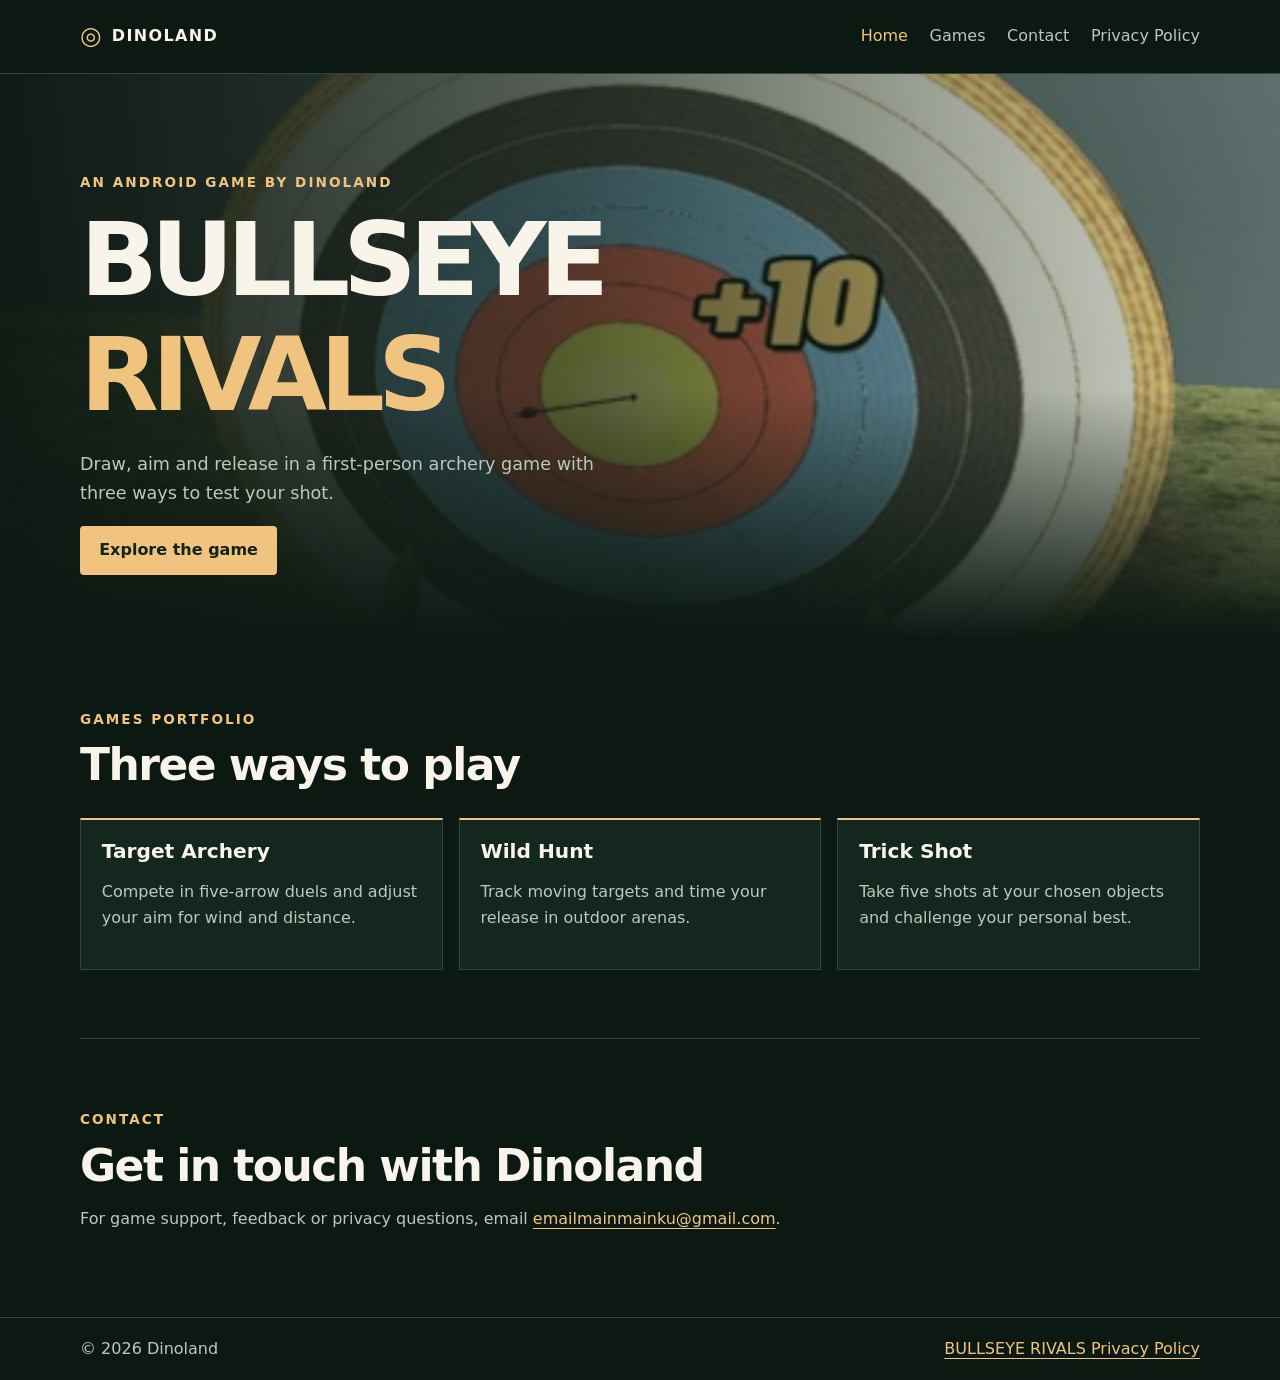
<file: index.html>
<!doctype html>
<html lang="en"><head><meta charset="utf-8"><meta name="viewport" content="width=device-width, initial-scale=1"><meta name="description" content="Dinoland develops BULLSEYE RIVALS, a first-person archery game for Android."><meta name="theme-color" content="#0c1812"><title>Dinoland | BULLSEYE RIVALS</title><link rel="stylesheet" href="style.css"></head>
<body><a class="skip" href="#main">Skip to content</a><header><div class="wrap bar"><a class="brand" href="./"><span class="mark" aria-hidden="true">◎</span> DINOLAND</a><nav aria-label="Main navigation"><a href="./" aria-current="page">Home</a><a href="#games">Games</a><a href="#contact">Contact</a><a href="privacy.html">Privacy Policy</a></nav></div></header><main id="main"><section class="hero"><img src="[data-uri]" alt="" fetchpriority="high"><div class="wrap"><p class="eyebrow">An Android game by Dinoland</p><h1>BULLSEYE <span>RIVALS</span></h1><p class="intro">Draw, aim and release in a first-person archery game with three ways to test your shot.</p><a class="button" href="#games">Explore the game</a></div></section>
<section class="wrap section" id="games"><p class="eyebrow">Games portfolio</p><h2>Three ways to play</h2><div class="grid"><article><h3>Target Archery</h3><p>Compete in five-arrow duels and adjust your aim for wind and distance.</p></article><article><h3>Wild Hunt</h3><p>Track moving targets and time your release in outdoor arenas.</p></article><article><h3>Trick Shot</h3><p>Take five shots at your chosen objects and challenge your personal best.</p></article></div></section>
<section class="wrap section contact" id="contact"><p class="eyebrow">Contact</p><h2>Get in touch with Dinoland</h2><p class="note">For game support, feedback or privacy questions, email <a href="mailto:emailmainmainku@gmail.com">emailmainmainku@gmail.com</a>.</p></section></main><footer><div class="wrap bar"><span>© 2026 Dinoland</span><a href="privacy.html">BULLSEYE RIVALS Privacy Policy</a></div></footer></body></html>
</file>
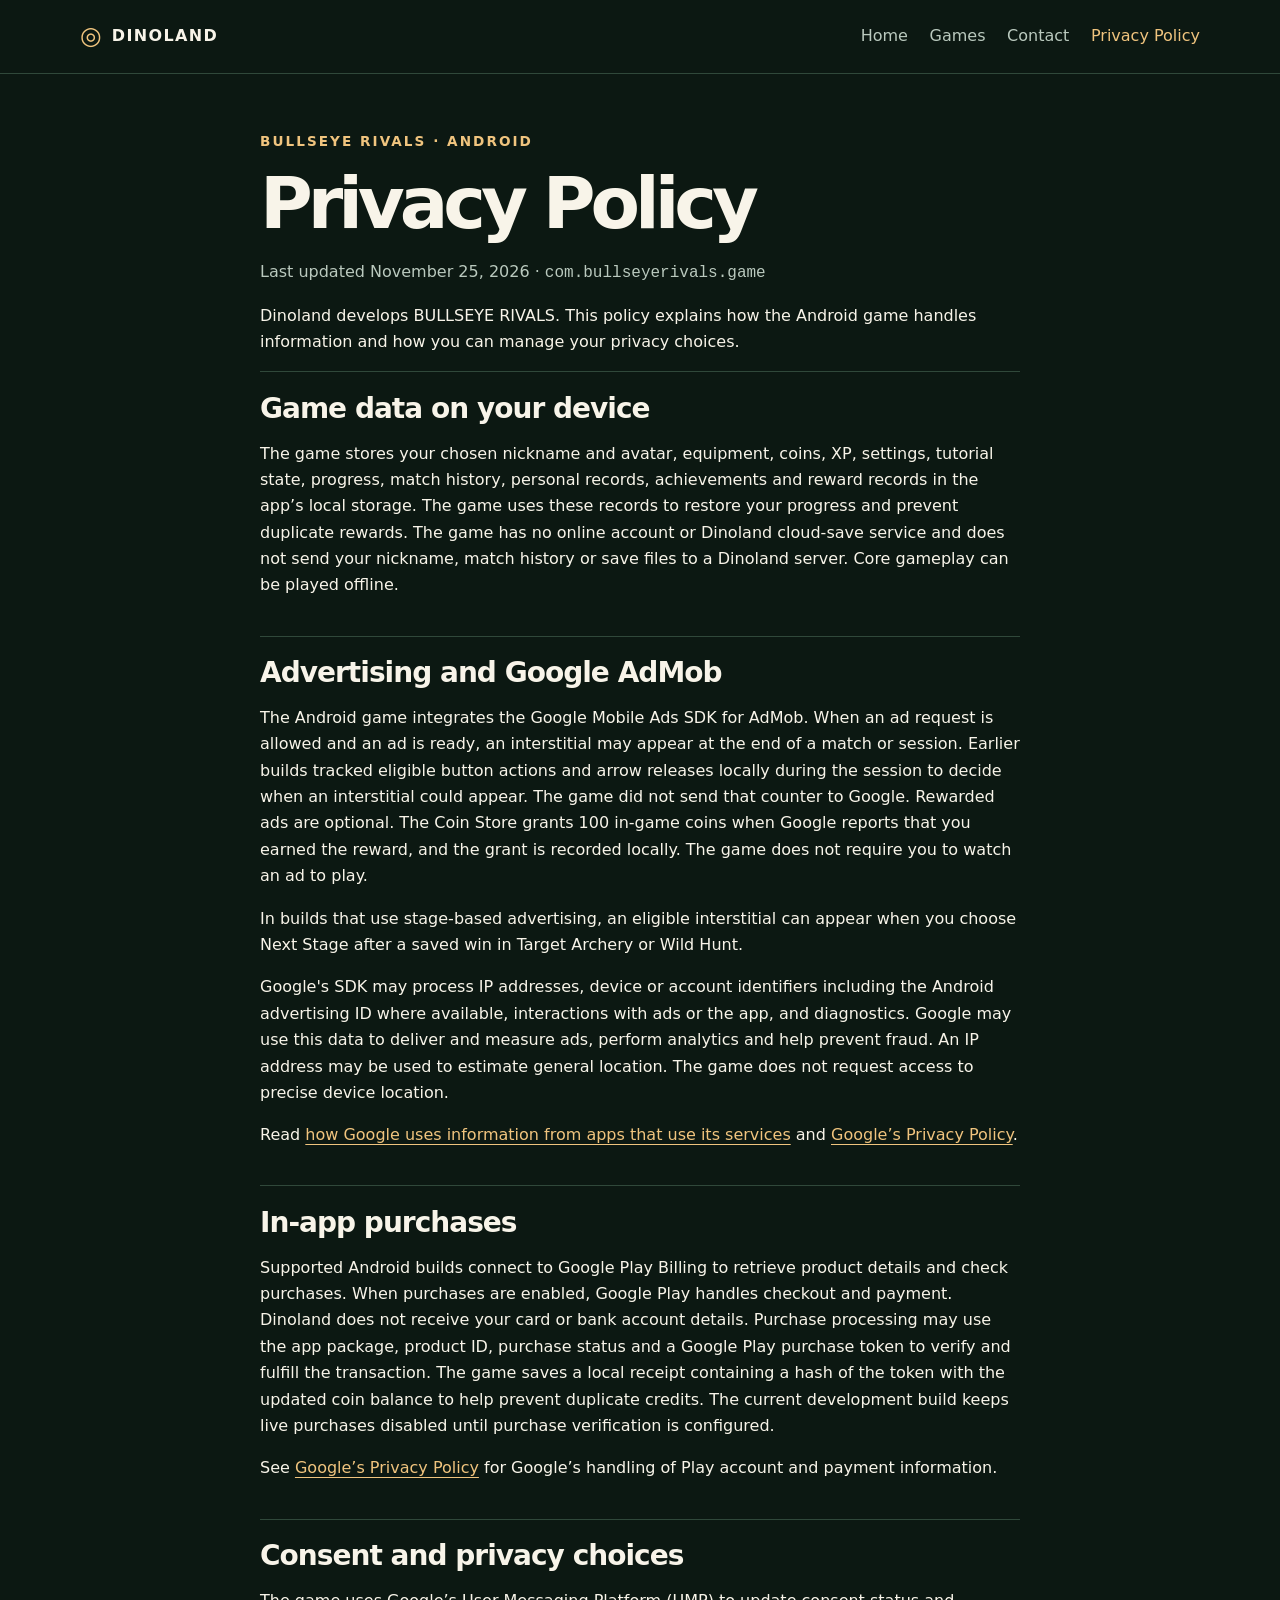
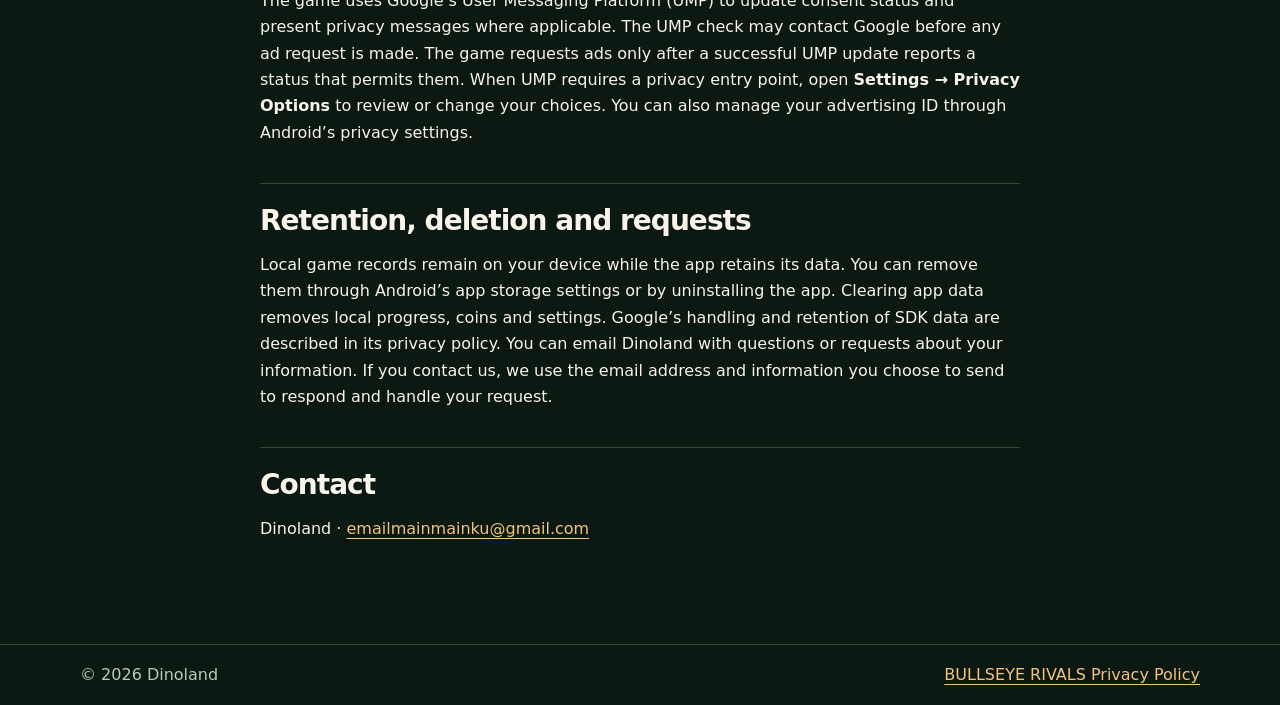
<file: privacy.html>
<!doctype html>
<html lang="en"><head><meta charset="utf-8"><meta name="viewport" content="width=device-width, initial-scale=1"><meta name="description" content="Read how BULLSEYE RIVALS stores game progress and uses Google AdMob and UMP."><meta name="theme-color" content="#0c1812"><title>BULLSEYE RIVALS Privacy Policy | Dinoland</title><link rel="stylesheet" href="style.css"></head>
<body><a class="skip" href="#main">Skip to content</a><header><div class="wrap bar"><a class="brand" href="./"><span class="mark" aria-hidden="true">◎</span> DINOLAND</a><nav aria-label="Main navigation"><a href="./">Home</a><a href="./#games">Games</a><a href="./#contact">Contact</a><a href="privacy.html" aria-current="page">Privacy Policy</a></nav></div></header><main id="main" class="wrap policy">
<p class="eyebrow">BULLSEYE RIVALS · Android</p><h1>Privacy Policy</h1>
<p class="meta">Last updated November 25, 2026 · <code>com.bullseyerivals.game</code></p>
<p>Dinoland develops BULLSEYE RIVALS. This policy explains how the Android game handles information and how you can manage your privacy choices.</p>
<section><h2>Game data on your device</h2><p>The game stores your chosen nickname and avatar, equipment, coins, XP, settings, tutorial state, progress, match history, personal records, achievements and reward records in the app’s local storage. The game uses these records to restore your progress and prevent duplicate rewards. The game has no online account or Dinoland cloud-save service and does not send your nickname, match history or save files to a Dinoland server. Core gameplay can be played offline.</p></section>
<section><h2>Advertising and Google AdMob</h2><p>The Android game integrates the Google Mobile Ads SDK for AdMob. When an ad request is allowed and an ad is ready, an interstitial may appear at the end of a match or session. Earlier builds tracked eligible button actions and arrow releases locally during the session to decide when an interstitial could appear. The game did not send that counter to Google. Rewarded ads are optional. The Coin Store grants 100 in-game coins when Google reports that you earned the reward, and the grant is recorded locally. The game does not require you to watch an ad to play.</p><p>In builds that use stage-based advertising, an eligible interstitial can appear when you choose Next Stage after a saved win in Target Archery or Wild Hunt.</p><p>Google's SDK may process IP addresses, device or account identifiers including the Android advertising ID where available, interactions with ads or the app, and diagnostics. Google may use this data to deliver and measure ads, perform analytics and help prevent fraud. An IP address may be used to estimate general location. The game does not request access to precise device location.</p><p>Read <a href="https://policies.google.com/technologies/partner-sites">how Google uses information from apps that use its services</a> and <a href="https://policies.google.com/privacy">Google’s Privacy Policy</a>.</p></section>
<section><h2>In-app purchases</h2><p>Supported Android builds connect to Google Play Billing to retrieve product details and check purchases. When purchases are enabled, Google Play handles checkout and payment. Dinoland does not receive your card or bank account details. Purchase processing may use the app package, product ID, purchase status and a Google Play purchase token to verify and fulfill the transaction. The game saves a local receipt containing a hash of the token with the updated coin balance to help prevent duplicate credits. The current development build keeps live purchases disabled until purchase verification is configured.</p><p>See <a href="https://policies.google.com/privacy">Google’s Privacy Policy</a> for Google’s handling of Play account and payment information.</p></section>
<section><h2>Consent and privacy choices</h2><p>The game uses Google’s User Messaging Platform (UMP) to update consent status and present privacy messages where applicable. The UMP check may contact Google before any ad request is made. The game requests ads only after a successful UMP update reports a status that permits them. When UMP requires a privacy entry point, open <strong>Settings → Privacy Options</strong> to review or change your choices. You can also manage your advertising ID through Android’s privacy settings.</p></section>
<section><h2>Retention, deletion and requests</h2><p>Local game records remain on your device while the app retains its data. You can remove them through Android’s app storage settings or by uninstalling the app. Clearing app data removes local progress, coins and settings. Google’s handling and retention of SDK data are described in its privacy policy. You can email Dinoland with questions or requests about your information. If you contact us, we use the email address and information you choose to send to respond and handle your request.</p></section>
<section><h2>Contact</h2><p>Dinoland · <a href="mailto:emailmainmainku@gmail.com">emailmainmainku@gmail.com</a></p></section>
</main><footer><div class="wrap bar"><span>© 2026 Dinoland</span><a href="privacy.html">BULLSEYE RIVALS Privacy Policy</a></div></footer></body></html>
</file>
<file: style.css>
:root{color-scheme:dark;--bg:#0c1812;--panel:#14271e;--gold:#f0c47e;--paper:#f8f4e9;--muted:#bac9be;--line:#30483a;--wrap:min(1120px,calc(100% - 2.5rem))}*{box-sizing:border-box}body{margin:0;background:var(--bg);color:var(--paper);font:1rem/1.65 system-ui,sans-serif}a{color:var(--gold);text-underline-offset:.25em}a:focus-visible{outline:2px solid var(--gold);outline-offset:5px}header,footer{border-bottom:1px solid var(--line)}.wrap{width:var(--wrap);margin-inline:auto}.bar{display:flex;align-items:center;justify-content:space-between;gap:.5rem 1.5rem;flex-wrap:wrap;padding:1.1rem 0}.brand{text-decoration:none;display:flex;gap:.55rem;align-items:center;color:var(--paper);font-weight:800;letter-spacing:.085em}.mark{color:var(--gold);font-size:1.55rem;line-height:1}nav{display:flex;gap:.25rem 1.35rem;flex-wrap:wrap}nav a{text-decoration:none;color:var(--muted);padding:.35rem 0}nav a:hover,nav a[aria-current]{color:var(--gold)}.hero{min-height:565px;display:grid;align-items:end;position:relative;isolation:isolate;background:#22372a}.hero::before{content:"";position:absolute;inset:0;z-index:-1;background:linear-gradient(85deg,#0c1812f8 3%,#0c1812b0 46%,#0c181221 100%),linear-gradient(0deg,var(--bg),transparent 44%)}.hero img{position:absolute;inset:0;width:100%;height:100%;object-fit:cover;object-position:center;z-index:-2}.hero .wrap{padding:6rem 0 4rem}.eyebrow{margin:0 0 .65rem;color:var(--gold);font-size:.85rem;font-weight:750;letter-spacing:.15em;text-transform:uppercase}h1,h2,h3{line-height:1.12;margin:0;text-wrap:balance}h1{font-size:clamp(2.6rem,8vw,6.5rem);letter-spacing:-.07em;max-width:10ch}h1 span{display:block;color:var(--gold)}h2{font-size:clamp(1.6rem,4vw,2.75rem);letter-spacing:-.035em}h3{font-size:1.26rem}.intro{max-width:48ch;font-size:1.1rem;color:var(--muted)}.button{display:inline-block;padding:.7rem 1.2rem;border-radius:.25rem;background:var(--gold);color:#15241b;font-weight:750;text-decoration:none}.section{padding:4.3rem 0}.grid{display:grid;grid-template-columns:repeat(3,1fr);gap:1rem;margin-top:1.75rem}.grid article{padding:1.3rem;background:var(--panel);border:1px solid var(--line);border-top:2px solid var(--gold)}.grid p,.note,p.meta{color:var(--muted)}.contact{border-top:1px solid var(--line)}.policy{max-width:760px;padding:3.5rem 0 4rem}.policy h1{font-size:clamp(2.65rem,6vw,4.5rem);max-width:none}.policy section{padding:1.3rem 0;border-top:1px solid var(--line)}.policy section h2{font-size:clamp(1.3rem,4vw,1.75rem)}.policy li{margin:.55rem 0}.policy a{overflow-wrap:anywhere}footer{border-top:1px solid var(--line);border-bottom:0;color:var(--muted)}.skip{position:absolute;left:.6rem;top:.6rem;background:var(--bg);padding:.5rem;z-index:5;transform:translateY(-200%)}.skip:focus{transform:none}@media(max-width:700px){.grid{grid-template-columns:1fr}.hero{min-height:440px}.hero .wrap{padding:4rem 0 2.5rem}.hero::before{background:linear-gradient(0deg,var(--bg),#0c18128c 70%,#0c181241)}.section{padding:2.7rem 0}nav{gap:.25rem .9rem}}
</file>
